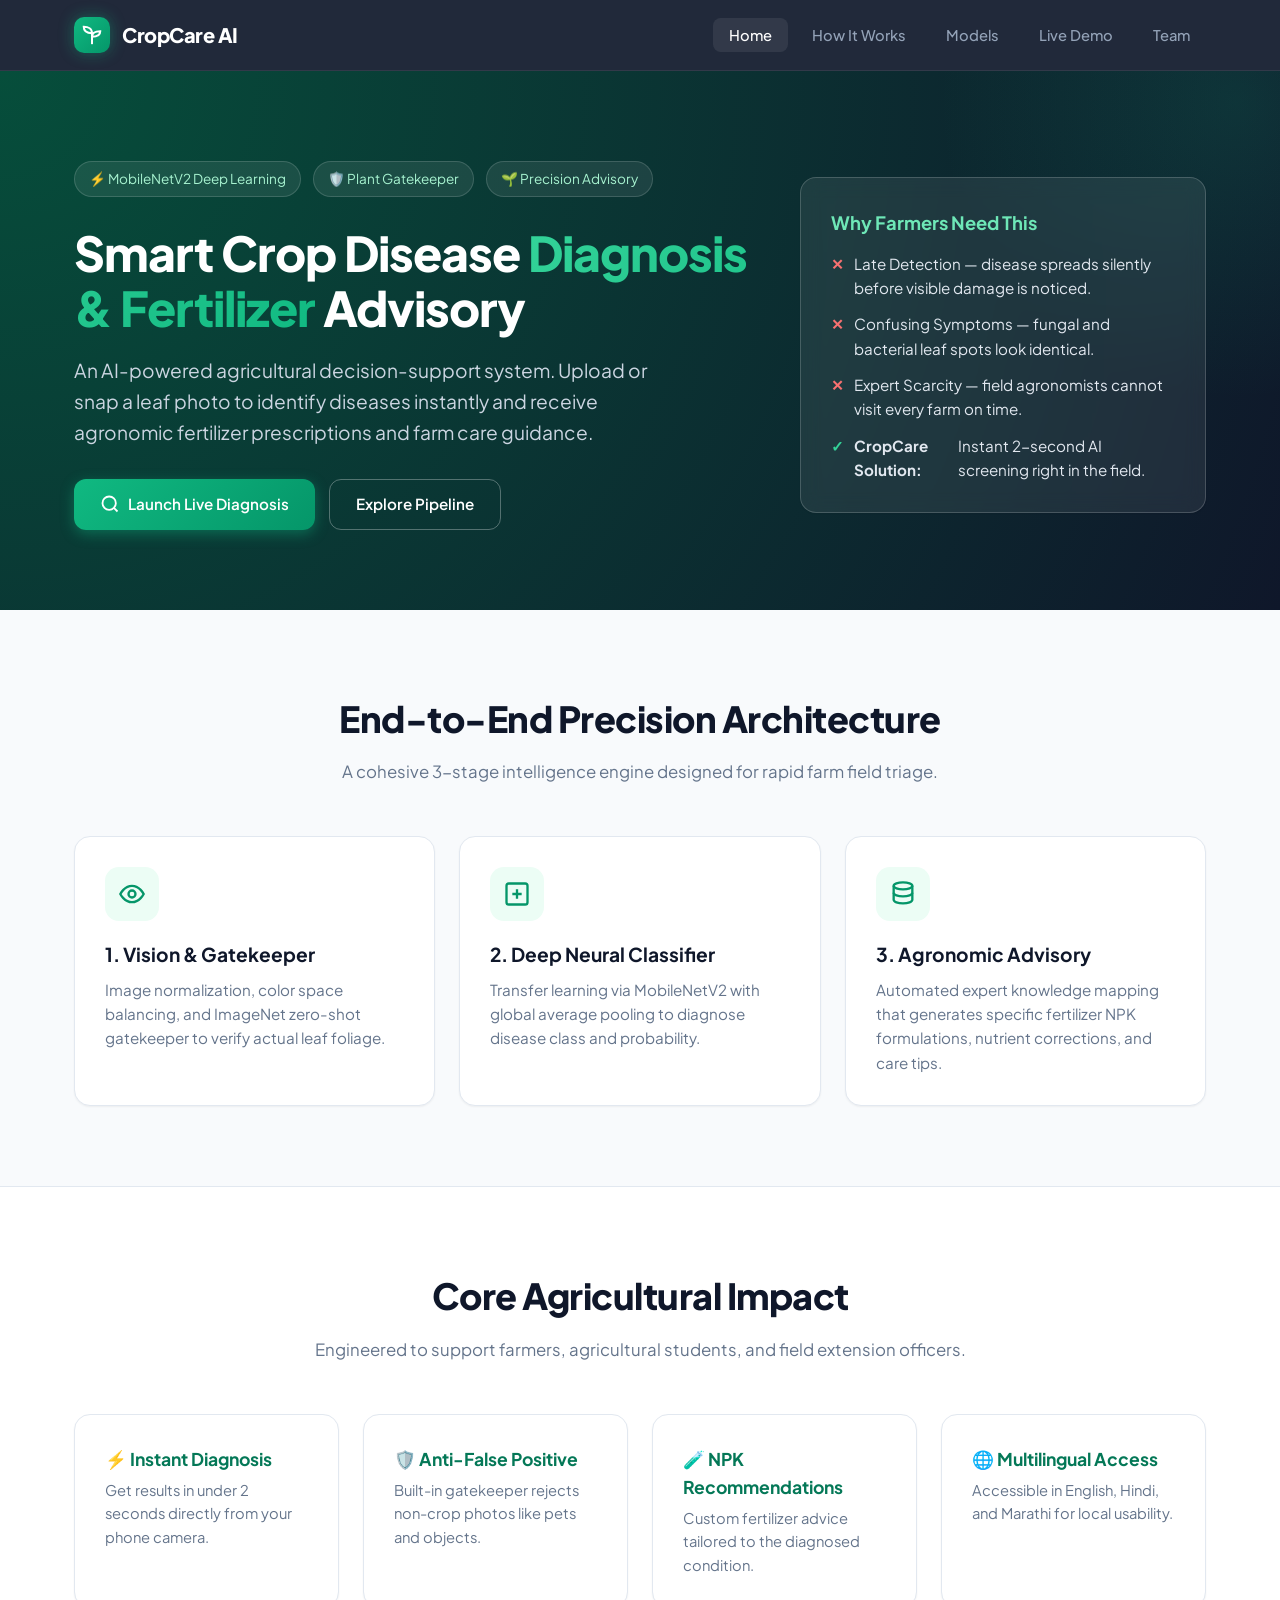
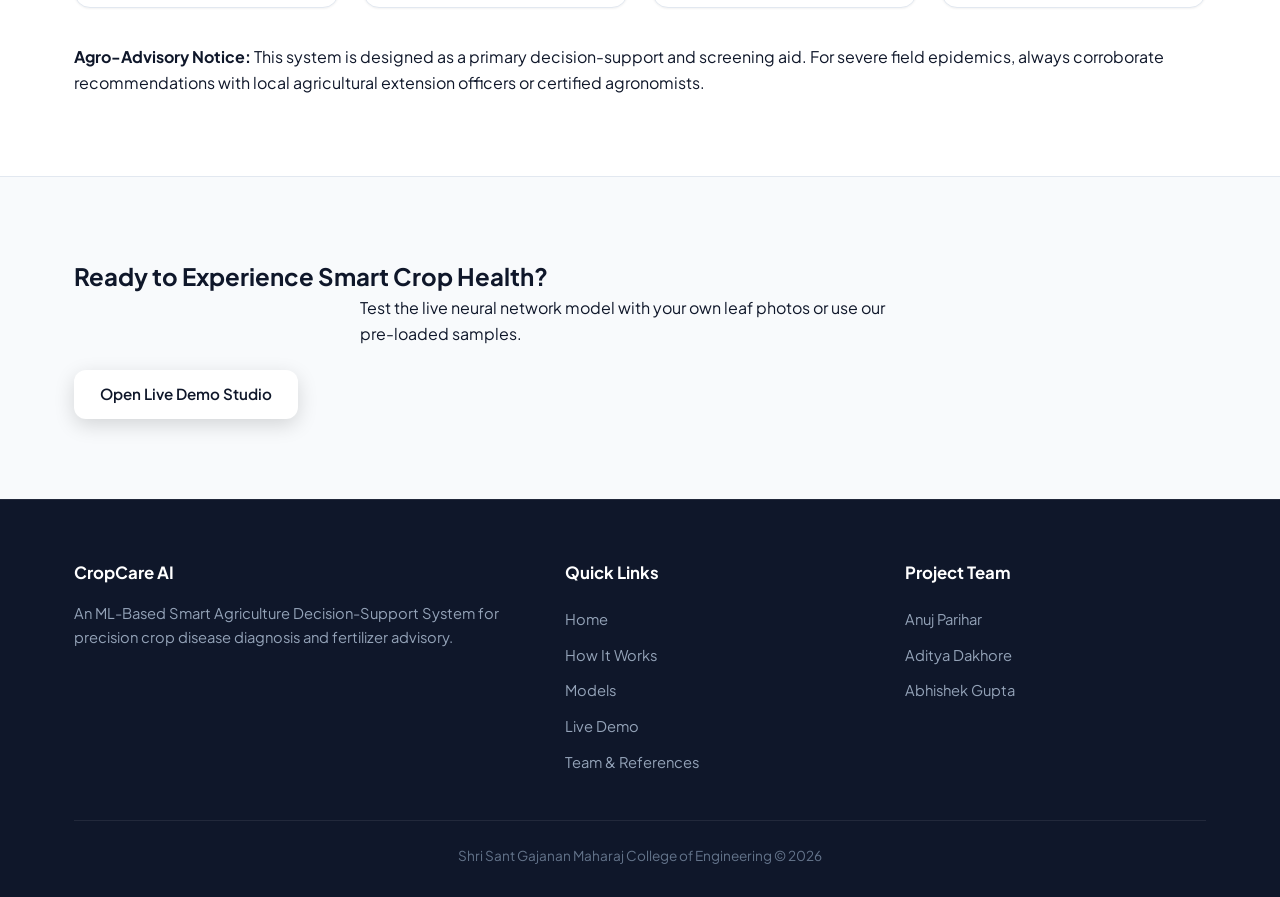
<file: cropcare_full_system/website/index.html>
<!DOCTYPE html>
<html lang="en">
<head>
<title>CropCare AI | ML-Based Crop Disease Detection & Fertilizer Advisory</title>
<meta charset="UTF-8">
<meta name="viewport" content="width=device-width, initial-scale=1.0">
<link rel="preconnect" href="https://fonts.googleapis.com">
<link rel="preconnect" href="https://fonts.gstatic.com" crossorigin>
<link href="https://fonts.googleapis.com/css2?family=Plus+Jakarta+Sans:wght@400;500;600;700;800&display=swap" rel="stylesheet">
<link rel="stylesheet" href="css/style.css">
</head>
<body>

<!-- NAVBAR -->
<nav>
  <div class="container nav-inner">
    <a class="logo" href="index.html">
      <div class="logo-icon">
        <svg viewBox="0 0 24 24" fill="none" stroke="currentColor" stroke-width="2.2"><path d="M12 22V10"/><path d="M12 10C12 5 8 3 3 3c0 5 4 7 9 7z"/><path d="M12 14c0-4 3.5-6 9-6 0 4.5-3.5 6-9 6z"/></svg>
      </div>
      CropCare AI
    </a>
    <button class="hamburger">&#9776;</button>
    <ul class="nav-links">
      <li><a href="index.html" class="active">Home</a></li>
      <li><a href="how-it-works.html">How It Works</a></li>
      <li><a href="models.html">Models</a></li>
      <li><a href="demo.html">Live Demo</a></li>
      <li><a href="team.html">Team</a></li>
    </ul>
  </div>
</nav>

<!-- HERO -->
<header class="hero">
  <div class="container hero-grid">
    <div>
      <div class="hero-badges">
        <span class="hero-badge">⚡ MobileNetV2 Deep Learning</span>
        <span class="hero-badge">🛡️ Plant Gatekeeper</span>
        <span class="hero-badge">🌱 Precision Advisory</span>
      </div>
      <h1>Smart Crop Disease <span>Diagnosis &amp; Fertilizer</span> Advisory</h1>
      <p class="lead">An AI-powered agricultural decision-support system. Upload or snap a leaf photo to identify diseases instantly and receive agronomic fertilizer prescriptions and farm care guidance.</p>
      <div style="display:flex;gap:14px;flex-wrap:wrap">
        <a href="demo.html" class="btn btn-primary">
          <svg width="20" height="20" viewBox="0 0 24 24" fill="none" stroke="currentColor" stroke-width="2.2"><circle cx="11" cy="11" r="8"/><path d="m21 21-4.3-4.3"/></svg>
          Launch Live Diagnosis
        </a>
        <a href="how-it-works.html" class="btn btn-outline">Explore Pipeline</a>
      </div>
    </div>
    
    <div class="card" style="background:rgba(255,255,255,0.08);border:1px solid rgba(255,255,255,0.18);backdrop-filter:blur(10px);color:#fff">
      <h3 style="color:#6ee7b7;font-size:1.15rem;margin-bottom:14px">Why Farmers Need This</h3>
      <ul style="list-style:none;display:flex;flex-direction:column;gap:12px;font-size:.95rem;color:#e2e8f0">
        <li style="display:flex;align-items:flex-start;gap:10px">
          <span style="color:#f87171;font-weight:700">✕</span> Late Detection — disease spreads silently before visible damage is noticed.
        </li>
        <li style="display:flex;align-items:flex-start;gap:10px">
          <span style="color:#f87171;font-weight:700">✕</span> Confusing Symptoms — fungal and bacterial leaf spots look identical.
        </li>
        <li style="display:flex;align-items:flex-start;gap:10px">
          <span style="color:#f87171;font-weight:700">✕</span> Expert Scarcity — field agronomists cannot visit every farm on time.
        </li>
        <li style="display:flex;align-items:flex-start;gap:10px">
          <span style="color:#34d399;font-weight:700">✓</span> <b>CropCare Solution:</b> Instant 2-second AI screening right in the field.
        </li>
      </ul>
    </div>
  </div>
</header>

<!-- THREE PILLARS -->
<section>
  <div class="container">
    <h2 class="section-title">End-to-End Precision Architecture</h2>
    <p class="section-sub">A cohesive 3-stage intelligence engine designed for rapid farm field triage.</p>
    
    <div class="grid-3">
      <div class="card">
        <div class="icon-circle">
          <svg viewBox="0 0 24 24" fill="none" stroke-width="2"><circle cx="12" cy="12" r="3"/><path d="M2 12s3.5-7 10-7 10 7 10 7-3.5 7-10 7-10-7-10-7z"/></svg>
        </div>
        <h3 style="color:var(--ink);font-size:1.2rem;margin-bottom:8px">1. Vision &amp; Gatekeeper</h3>
        <p style="color:var(--muted);font-size:.95rem">Image normalization, color space balancing, and ImageNet zero-shot gatekeeper to verify actual leaf foliage.</p>
      </div>

      <div class="card">
        <div class="icon-circle">
          <svg viewBox="0 0 24 24" fill="none" stroke-width="2"><rect x="3" y="3" width="18" height="18" rx="2"/><path d="M8 12h8M12 8v8"/></svg>
        </div>
        <h3 style="color:var(--ink);font-size:1.2rem;margin-bottom:8px">2. Deep Neural Classifier</h3>
        <p style="color:var(--muted);font-size:.95rem">Transfer learning via MobileNetV2 with global average pooling to diagnose disease class and probability.</p>
      </div>

      <div class="card">
        <div class="icon-circle">
          <svg viewBox="0 0 24 24" fill="none" stroke-width="2"><ellipse cx="12" cy="5" rx="8" ry="3"/><path d="M4 5v6c0 1.7 3.6 3 8 3s8-1.3 8-3V5"/><path d="M4 11v6c0 1.7 3.6 3 8 3s8-1.3 8-3v-6"/></svg>
        </div>
        <h3 style="color:var(--ink);font-size:1.2rem;margin-bottom:8px">3. Agronomic Advisory</h3>
        <p style="color:var(--muted);font-size:.95rem">Automated expert knowledge mapping that generates specific fertilizer NPK formulations, nutrient corrections, and care tips.</p>
      </div>
    </div>
  </div>
</section>

<!-- BENEFITS -->
<section style="background:#fff;border-top:1px solid var(--border);border-bottom:1px solid var(--border)">
  <div class="container">
    <h2 class="section-title">Core Agricultural Impact</h2>
    <p class="section-sub">Engineered to support farmers, agricultural students, and field extension officers.</p>
    
    <div class="grid-4">
      <div class="card">
        <h4 style="color:var(--primary-dark);font-size:1.1rem;margin-bottom:6px">⚡ Instant Diagnosis</h4>
        <p style="color:var(--muted);font-size:.92rem">Get results in under 2 seconds directly from your phone camera.</p>
      </div>
      <div class="card">
        <h4 style="color:var(--primary-dark);font-size:1.1rem;margin-bottom:6px">🛡️ Anti-False Positive</h4>
        <p style="color:var(--muted);font-size:.92rem">Built-in gatekeeper rejects non-crop photos like pets and objects.</p>
      </div>
      <div class="card">
        <h4 style="color:var(--primary-dark);font-size:1.1rem;margin-bottom:6px">🧪 NPK Recommendations</h4>
        <p style="color:var(--muted);font-size:.92rem">Custom fertilizer advice tailored to the diagnosed condition.</p>
      </div>
      <div class="card">
        <h4 style="color:var(--primary-dark);font-size:1.1rem;margin-bottom:6px">🌐 Multilingual Access</h4>
        <p style="color:var(--muted);font-size:.92rem">Accessible in English, Hindi, and Marathi for local usability.</p>
      </div>
    </div>

    <div class="disclaimer" style="margin-top:36px">
      <strong>Agro-Advisory Notice:</strong> This system is designed as a primary decision-support and screening aid. For severe field epidemics, always corroborate recommendations with local agricultural extension officers or certified agronomists.
    </div>
  </div>
</section>

<!-- CTA -->
<section>
  <div class="container">
    <div class="cta">
      <h2>Ready to Experience Smart Crop Health?</h2>
      <p style="max-width:560px;margin:0 auto 24px">Test the live neural network model with your own leaf photos or use our pre-loaded samples.</p>
      <a href="demo.html" class="btn btn-primary" style="background:#fff;color:var(--ink);box-shadow:0 6px 20px rgba(0,0,0,0.15)">
        Open Live Demo Studio
      </a>
    </div>
  </div>
</section>

<!-- FOOTER -->
<footer>
  <div class="container">
    <div class="footer-grid">
      <div>
        <h4>CropCare AI</h4>
        <p style="font-size:.92rem;line-height:1.6">An ML-Based Smart Agriculture Decision-Support System for precision crop disease diagnosis and fertilizer advisory.</p>
      </div>
      <div>
        <h4>Quick Links</h4>
        <ul>
          <li><a href="index.html">Home</a></li>
          <li><a href="how-it-works.html">How It Works</a></li>
          <li><a href="models.html">Models</a></li>
          <li><a href="demo.html">Live Demo</a></li>
          <li><a href="team.html">Team &amp; References</a></li>
        </ul>
      </div>
      <div>
        <h4>Project Team</h4>
        <ul>
          <li>Anuj Parihar</li>
          <li>Aditya Dakhore</li>
          <li>Abhishek Gupta</li>
        </ul>
      </div>
    </div>
    <div class="footer-bottom">Shri Sant Gajanan Maharaj College of Engineering &copy; <span id="year"></span></div>
  </div>
</footer>

<script src="js/knowledgebase.js"></script>
<script src="js/main.js"></script>
</body>
</html>
</file>
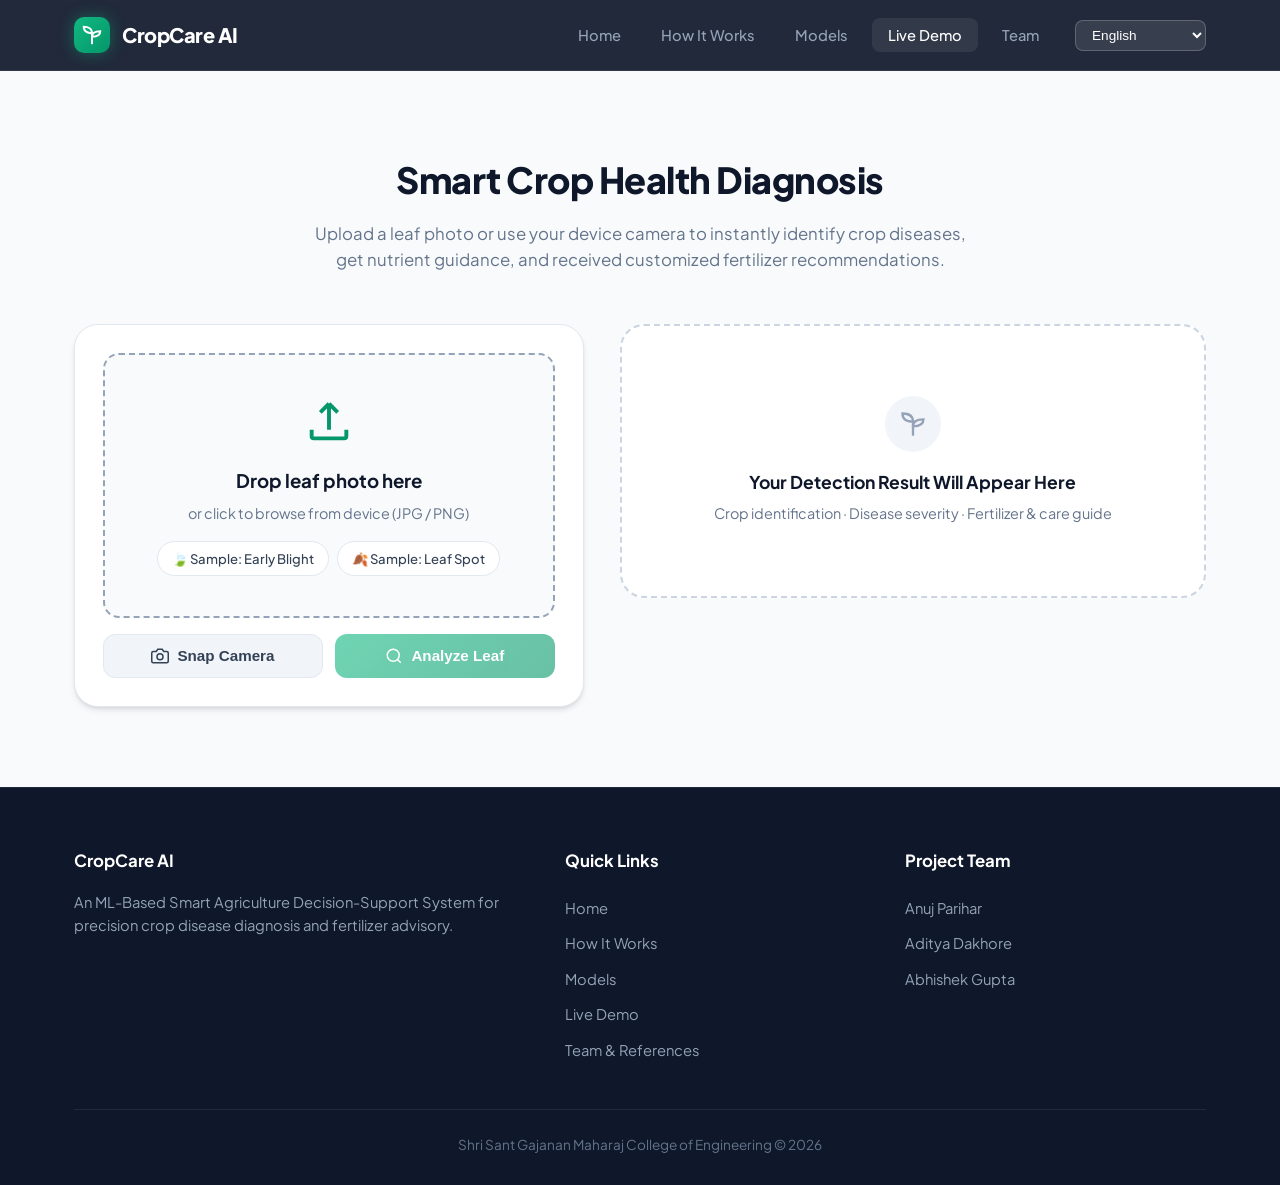
<file: cropcare_full_system/website/demo.html>
<!DOCTYPE html>
<html lang="en">
<head>
<title>Live Diagnosis & Advisory | CropCare AI</title>
<meta charset="UTF-8">
<meta name="viewport" content="width=device-width, initial-scale=1.0">
<link rel="preconnect" href="https://fonts.googleapis.com">
<link rel="preconnect" href="https://fonts.gstatic.com" crossorigin>
<link href="https://fonts.googleapis.com/css2?family=Plus+Jakarta+Sans:wght@400;500;600;700;800&display=swap" rel="stylesheet">
<link rel="stylesheet" href="css/style.css">
</head>
<body>

<nav>
  <div class="container nav-inner">
    <a class="logo" href="index.html">
      <div class="logo-icon">
        <svg viewBox="0 0 24 24" fill="none" stroke="currentColor" stroke-width="2.2"><path d="M12 22V10"/><path d="M12 10C12 5 8 3 3 3c0 5 4 7 9 7z"/><path d="M12 14c0-4 3.5-6 9-6 0 4.5-3.5 6-9 6z"/></svg>
      </div>
      CropCare AI
    </a>
    <button class="hamburger">&#9776;</button>
    <ul class="nav-links">
      <li><a href="index.html" data-i18n="nav_home">Home</a></li>
      <li><a href="how-it-works.html" data-i18n="nav_how">How It Works</a></li>
      <li><a href="models.html" data-i18n="nav_models">Models</a></li>
      <li><a href="demo.html" class="active" data-i18n="nav_demo">Live Demo</a></li>
      <li><a href="team.html" data-i18n="nav_team">Team</a></li>
      <li>
        <select class="lang-select" id="langSelect">
          <option value="en">English</option>
          <option value="hi">हिंदी (Hindi)</option>
          <option value="mr">मराठी (Marathi)</option>
        </select>
      </li>
    </ul>
  </div>
</nav>

<section>
  <div class="container">
    <h2 class="section-title" data-i18n="title_demo">Smart Crop Health Diagnosis</h2>
    <p class="section-sub" data-i18n="sub_demo">Upload a leaf photo or use your device camera to instantly identify crop diseases, get nutrient guidance, and received customized fertilizer recommendations.</p>

    <div class="demo-wrap">
      <!-- UPLOAD CARD -->
      <div class="upload-card">
        <div class="upload-zone" id="uploadZone">
          <svg viewBox="0 0 24 24" fill="none" stroke-width="1.8"><path d="M12 16V4m0 0l-4 4m4-4l4 4"/><path d="M4 16v3a1 1 0 001 1h14a1 1 0 001-1v-3"/></svg>
          <h3 style="color:var(--ink);margin-bottom:6px;font-weight:700" data-i18n="drop_title">Drop leaf photo here</h3>
          <p style="color:var(--muted);font-size:.9rem" data-i18n="drop_sub">or click to browse from device (JPG / PNG)</p>
          <div class="sample-row">
            <span class="sample-chip" data-img="assets/leaf1.svg" data-i18n="sample_1">🍃 Sample: Early Blight</span>
            <span class="sample-chip" data-img="assets/leaf2.svg" data-i18n="sample_2">🍂 Sample: Leaf Spot</span>
          </div>
        </div>
        <input type="file" id="fileInput" accept="image/*" hidden>

        <div class="preview-box" id="previewBox" style="display:none">
          <img id="previewImg" alt="Leaf preview">
        </div>

        <div class="button-row">
          <button class="btn btn-secondary" id="cameraBtn">
            <svg width="18" height="18" viewBox="0 0 24 24" fill="none" stroke="currentColor" stroke-width="2"><path d="M23 19a2 2 0 0 1-2 2H3a2 2 0 0 1-2-2V8a2 2 0 0 1 2-2h4l2-3h6l2 3h4a2 2 0 0 1 2 2z"/><circle cx="12" cy="13" r="4"/></svg>
            <span data-i18n="btn_camera">Snap Camera</span>
          </button>
          <button class="btn btn-primary" id="analyzeBtn" disabled>
            <svg width="18" height="18" viewBox="0 0 24 24" fill="none" stroke="currentColor" stroke-width="2"><circle cx="11" cy="11" r="8"/><path d="m21 21-4.3-4.3"/></svg>
            <span data-i18n="btn_analyze">Analyze Leaf</span>
          </button>
        </div>

        <div class="progress" id="progressWrap"><div class="progress-bar" id="progressBar"></div></div>
      </div>

      <!-- RESULTS CARD -->
      <div>
        <div class="result-card" id="resultCard">
          <span class="badge-sim">SIMULATED OUTPUT</span>
          <div class="res-head">
            <div>
              <div style="font-size:.9rem;color:var(--muted);font-weight:600" id="resCrop">—</div>
              <div class="res-disease" id="resDisease">—</div>
            </div>
            <div class="conf-pill" id="resConfidence">—</div>
          </div>

          <div class="res-section">
            <h4 data-i18n="sec_about">About This Condition</h4>
            <p id="resDesc">—</p>
          </div>

          <div class="res-section">
            <h4 data-i18n="sec_fertilizer">Fertilizer Prescription</h4>
            <p id="resFertilizer">—</p>
          </div>

          <div class="res-section">
            <h4 data-i18n="sec_nutrients">Nutrient & Soil Guidance</h4>
            <p id="resNutrients">—</p>
          </div>

          <div class="res-section">
            <h4 data-i18n="sec_care">Farm Care & Management Tips</h4>
            <ul id="resCare"></ul>
          </div>

          <!-- Top 3 Probability Section -->
          <div class="top3-wrap" id="top3Wrap" style="display:none">
            <h4 style="font-size:.85rem;color:var(--muted);text-transform:uppercase;margin-bottom:8px;font-weight:700" data-i18n="sec_top3">Top Probability Predictions</h4>
            <div id="top3List"></div>
          </div>

          <div class="action-bar">
            <button class="btn btn-secondary" id="printBtn" style="width:100%">
              <svg width="18" height="18" viewBox="0 0 24 24" fill="none" stroke="currentColor" stroke-width="2"><polyline points="6 9 6 2 18 2 18 9"/><path d="M6 18H4a2 2 0 0 1-2-2v-5a2 2 0 0 1 2-2h16a2 2 0 0 1 2 2v5a2 2 0 0 1-2 2h-2"/><rect width="12" height="8" x="6" y="14"/></svg>
              <span data-i18n="btn_print">Print / Download PDF Report</span>
            </button>
          </div>

          <div class="disclaimer" style="margin-top:20px;font-size:.82rem;color:#78350f;background:#fffbeb;padding:12px 16px;border-radius:10px;border-left:4px solid var(--accent)">
            <strong>Notice:</strong> This AI decision aid provides screening recommendations. Consult an agricultural extension officer or agronomist for critical field decisions.
          </div>
        </div>

        <div id="placeholder" style="text-align:center;color:var(--muted);padding:70px 20px;border:2px dashed #cbd5e1;border-radius:var(--radius-xl);background:#fff">
          <div style="width:56px;height:56px;border-radius:50%;background:#f1f5f9;display:flex;align-items:center;justify-content:center;margin:0 auto 16px">
            <svg width="28" height="28" viewBox="0 0 24 24" fill="none" stroke="#94a3b8" stroke-width="2"><path d="M12 22V10"/><path d="M12 10C12 5 8 3 3 3c0 5 4 7 9 7z"/><path d="M12 14c0-4 3.5-6 9-6 0 4.5-3.5 6-9 6z"/></svg>
          </div>
          <p style="font-size:1.1rem;font-weight:700;color:var(--ink)" data-i18n="ph_title">Your Detection Result Will Appear Here</p>
          <p style="font-size:.9rem;margin-top:6px;color:var(--muted)" data-i18n="ph_sub">Crop identification &middot; Disease severity &middot; Fertilizer &amp; care guide</p>
        </div>
      </div>
    </div>
  </div>
</section>

<!-- LIVE CAMERA MODAL -->
<div class="modal" id="cameraModal">
  <div class="modal-card">
    <h3 style="margin-bottom:14px;color:var(--ink)" data-i18n="cam_title">Position Leaf in Camera</h3>
    <video class="camera-video" id="cameraVideo" autoplay playsinline></video>
    <canvas id="cameraCanvas" style="display:none"></canvas>
    <div style="display:flex;gap:10px;margin-top:16px">
      <button class="btn btn-secondary" id="closeCameraBtn" style="flex:1" data-i18n="cam_cancel">Cancel</button>
      <button class="btn btn-primary" id="captureBtn" style="flex:1" data-i18n="cam_capture">Capture Photo</button>
    </div>
  </div>
</div>

<footer>
  <div class="container">
    <div class="footer-grid">
      <div>
        <h4>CropCare AI</h4>
        <p style="font-size:.92rem;line-height:1.6">An ML-Based Smart Agriculture Decision-Support System for precision crop disease diagnosis and fertilizer advisory.</p>
      </div>
      <div>
        <h4>Quick Links</h4>
        <ul>
          <li><a href="index.html">Home</a></li>
          <li><a href="how-it-works.html">How It Works</a></li>
          <li><a href="models.html">Models</a></li>
          <li><a href="demo.html">Live Demo</a></li>
          <li><a href="team.html">Team &amp; References</a></li>
        </ul>
      </div>
      <div>
        <h4>Project Team</h4>
        <ul>
          <li>Anuj Parihar</li>
          <li>Aditya Dakhore</li>
          <li>Abhishek Gupta</li>
        </ul>
      </div>
    </div>
    <div class="footer-bottom">Shri Sant Gajanan Maharaj College of Engineering &copy; <span id="year"></span></div>
  </div>
</footer>

<script src="js/knowledgebase.js"></script>
<script src="js/main.js"></script>
<script src="js/demo.js"></script>
</body>
</html>
</file>
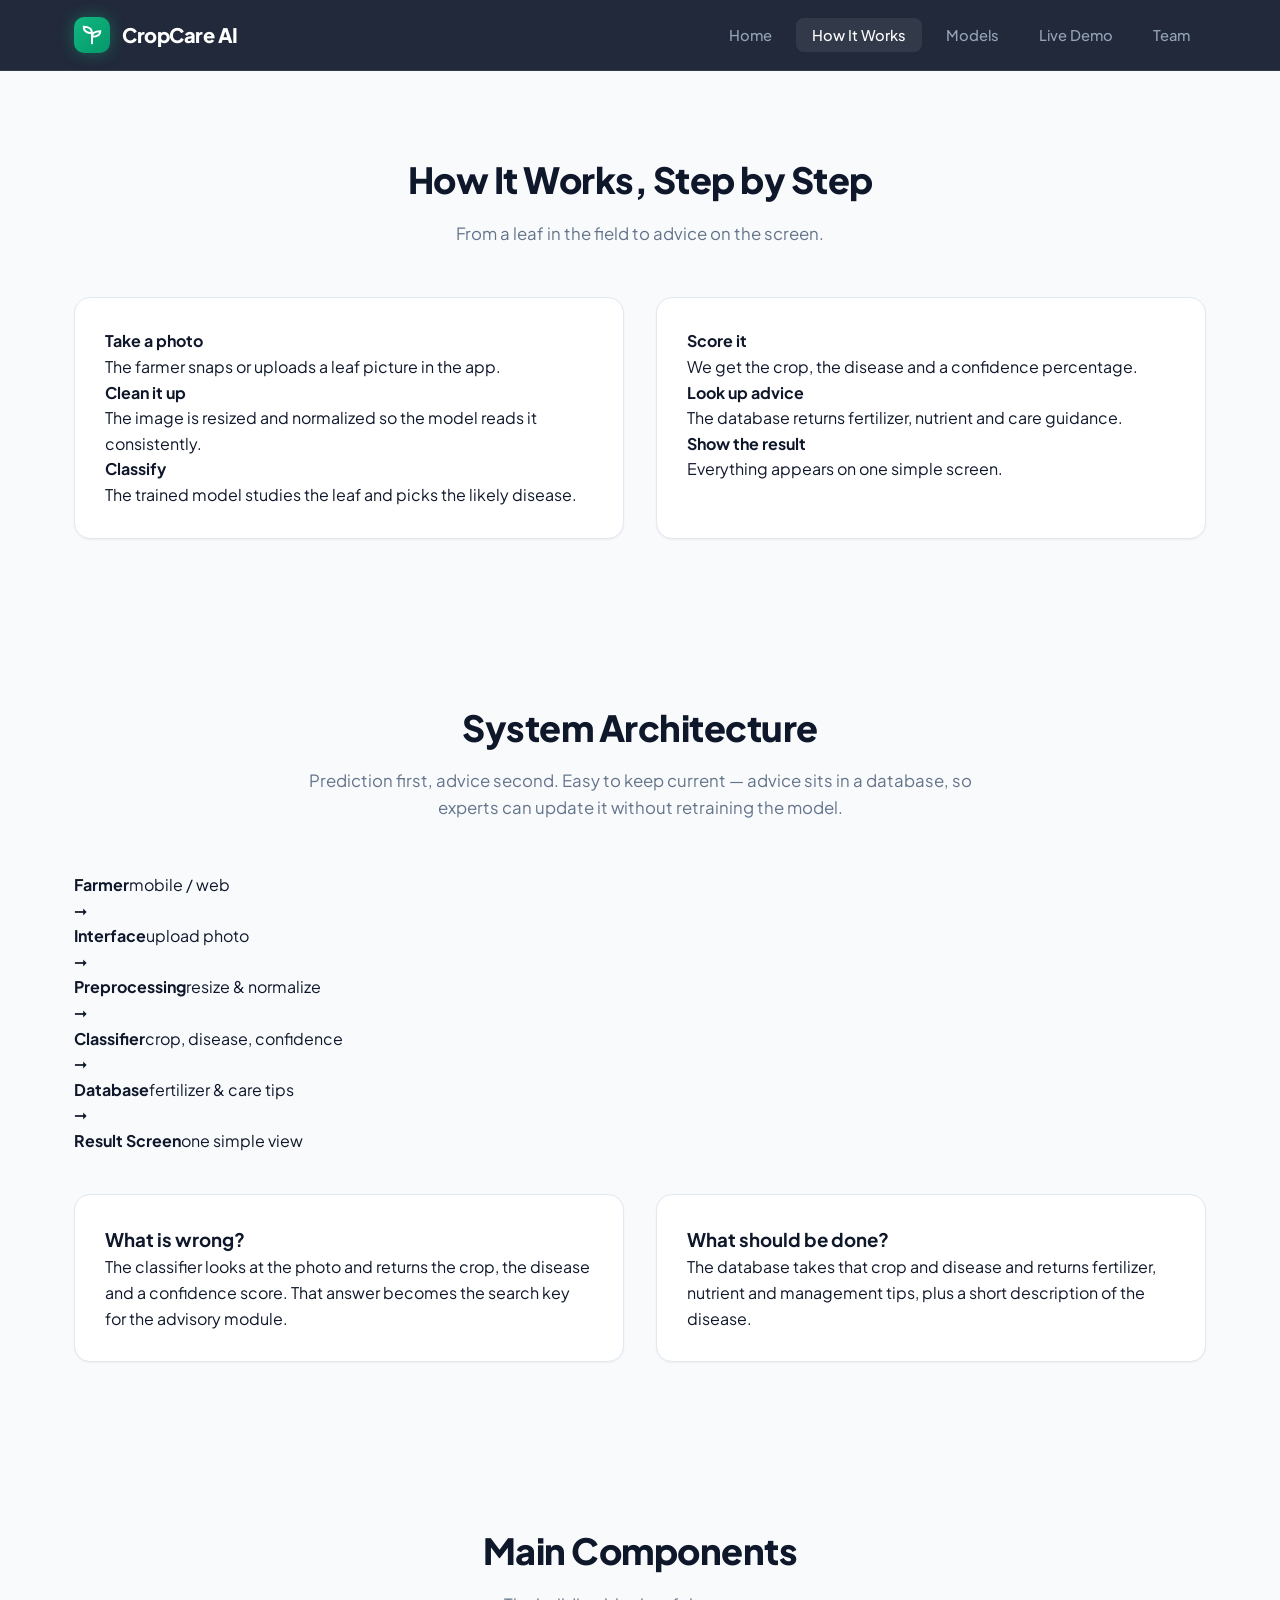
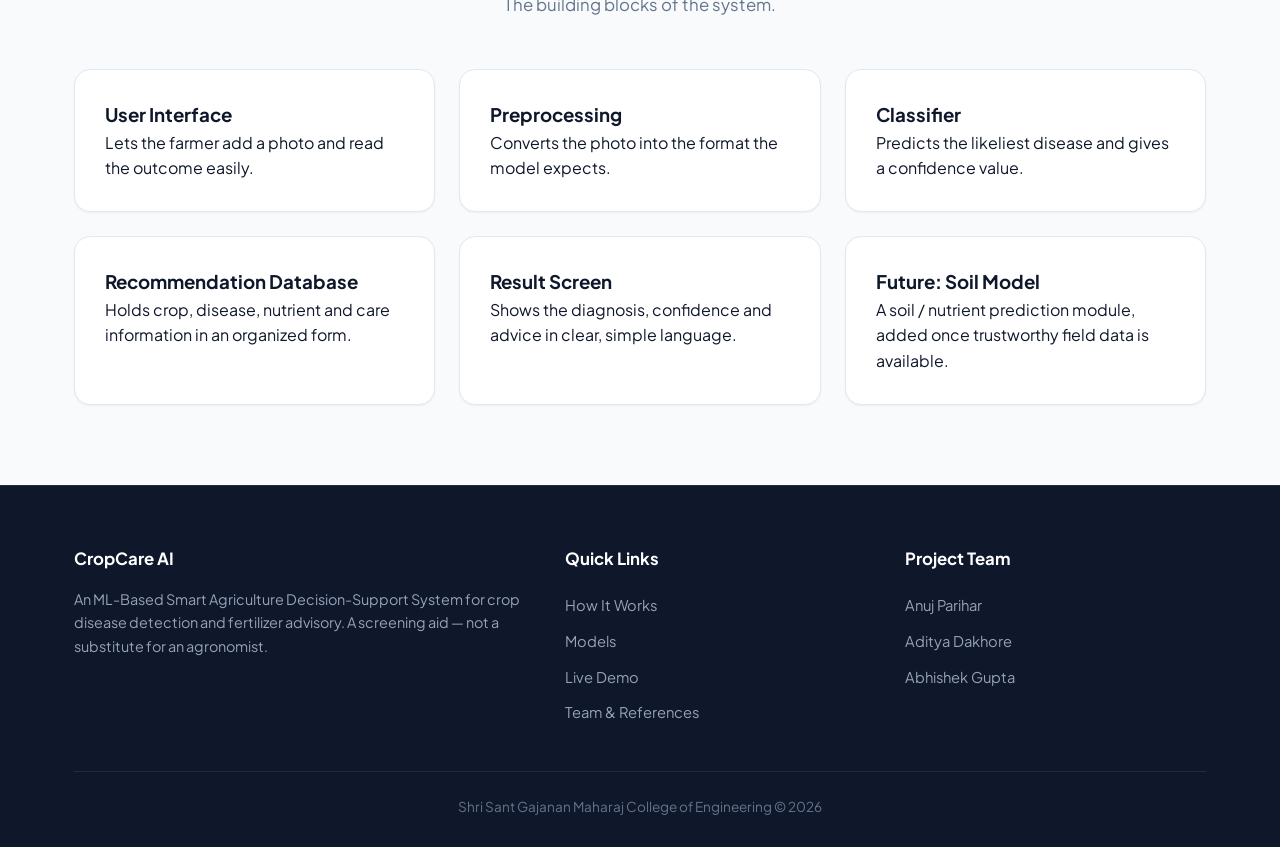
<file: cropcare_full_system/website/how-it-works.html>
<!DOCTYPE html>
<html lang="en">
<head>
<title>How It Works | CropCare AI</title>
<meta charset="UTF-8">
<meta name="viewport" content="width=device-width, initial-scale=1.0">
<link rel="preconnect" href="https://fonts.googleapis.com">
<link rel="preconnect" href="https://fonts.gstatic.com" crossorigin>
<link href="https://fonts.googleapis.com/css2?family=Plus+Jakarta+Sans:wght@400;500;600;700;800&display=swap" rel="stylesheet">
<link rel="stylesheet" href="css/style.css">
</head>
<body>
<nav>
  <div class="container nav-inner">
    <a class="logo" href="index.html">
      <div class="logo-icon">
        <svg viewBox="0 0 24 24" fill="none" stroke="currentColor" stroke-width="2.2"><path d="M12 22V10"/><path d="M12 10C12 5 8 3 3 3c0 5 4 7 9 7z"/><path d="M12 14c0-4 3.5-6 9-6 0 4.5-3.5 6-9 6z"/></svg>
      </div>
      CropCare AI
    </a>
    <button class="hamburger">&#9776;</button>
    <ul class="nav-links">
      <li><a href="index.html">Home</a></li>
      <li><a href="how-it-works.html" class="active">How It Works</a></li>
      <li><a href="models.html">Models</a></li>
      <li><a href="demo.html">Live Demo</a></li>
      <li><a href="team.html">Team</a></li>
    </ul>
  </div>
</nav>

<section>
  <div class="container">
    <h2 class="section-title">How It Works, Step by Step</h2>
    <p class="section-sub">From a leaf in the field to advice on the screen.</p>
    <div class="grid-2">
      <div class="card steps">
        <div class="step"><div class="step-num"></div><div><h4>Take a photo</h4><p>The farmer snaps or uploads a leaf picture in the app.</p></div></div>
        <div class="step"><div class="step-num"></div><div><h4>Clean it up</h4><p>The image is resized and normalized so the model reads it consistently.</p></div></div>
        <div class="step"><div class="step-num"></div><div><h4>Classify</h4><p>The trained model studies the leaf and picks the likely disease.</p></div></div>
      </div>
      <div class="card steps">
        <div class="step"><div class="step-num"></div><div><h4>Score it</h4><p>We get the crop, the disease and a confidence percentage.</p></div></div>
        <div class="step"><div class="step-num"></div><div><h4>Look up advice</h4><p>The database returns fertilizer, nutrient and care guidance.</p></div></div>
        <div class="step"><div class="step-num"></div><div><h4>Show the result</h4><p>Everything appears on one simple screen.</p></div></div>
      </div>
    </div>
  </div>
</section>

<section class="bg-white">
  <div class="container">
    <h2 class="section-title">System Architecture</h2>
    <p class="section-sub">Prediction first, advice second. Easy to keep current — advice sits in a database, so experts can update it without retraining the model.</p>
    <div class="flow">
      <div class="flow-box"><b>Farmer</b><span>mobile / web</span></div>
      <div class="flow-arrow">&#10142;</div>
      <div class="flow-box"><b>Interface</b><span>upload photo</span></div>
      <div class="flow-arrow">&#10142;</div>
      <div class="flow-box"><b>Preprocessing</b><span>resize &amp; normalize</span></div>
      <div class="flow-arrow">&#10142;</div>
      <div class="flow-box"><b>Classifier</b><span>crop, disease, confidence</span></div>
      <div class="flow-arrow">&#10142;</div>
      <div class="flow-box"><b>Database</b><span>fertilizer &amp; care tips</span></div>
      <div class="flow-arrow">&#10142;</div>
      <div class="flow-box"><b>Result Screen</b><span>one simple view</span></div>
    </div>
    <div class="grid-2" style="margin-top:40px">
      <div class="card"><h3>What is wrong?</h3><p>The classifier looks at the photo and returns the crop, the disease and a confidence score. That answer becomes the search key for the advisory module.</p></div>
      <div class="card"><h3>What should be done?</h3><p>The database takes that crop and disease and returns fertilizer, nutrient and management tips, plus a short description of the disease.</p></div>
    </div>
  </div>
</section>

<section>
  <div class="container">
    <h2 class="section-title">Main Components</h2>
    <p class="section-sub">The building blocks of the system.</p>
    <div class="grid-3">
      <div class="card"><h3>User Interface</h3><p>Lets the farmer add a photo and read the outcome easily.</p></div>
      <div class="card"><h3>Preprocessing</h3><p>Converts the photo into the format the model expects.</p></div>
      <div class="card"><h3>Classifier</h3><p>Predicts the likeliest disease and gives a confidence value.</p></div>
      <div class="card"><h3>Recommendation Database</h3><p>Holds crop, disease, nutrient and care information in an organized form.</p></div>
      <div class="card"><h3>Result Screen</h3><p>Shows the diagnosis, confidence and advice in clear, simple language.</p></div>
      <div class="card"><h3>Future: Soil Model</h3><p>A soil / nutrient prediction module, added once trustworthy field data is available.</p></div>
    </div>
  </div>
</section>

<footer>
  <div class="container">
    <div class="footer-grid">
      <div>
        <h4>CropCare AI</h4>
        <p style="font-size:.9rem">An ML-Based Smart Agriculture Decision-Support System for crop disease detection and fertilizer advisory. A screening aid — not a substitute for an agronomist.</p>
      </div>
      <div>
        <h4>Quick Links</h4>
        <ul>
          <li><a href="how-it-works.html">How It Works</a></li>
          <li><a href="models.html">Models</a></li>
          <li><a href="demo.html">Live Demo</a></li>
          <li><a href="team.html">Team &amp; References</a></li>
        </ul>
      </div>
      <div>
        <h4>Project Team</h4>
        <ul>
          <li>Anuj Parihar</li>
          <li>Aditya Dakhore</li>
          <li>Abhishek Gupta</li>
        </ul>
      </div>
    </div>
    <div class="footer-bottom">Shri Sant Gajanan Maharaj College of Engineering &copy; <span id="year"></span></div>
  </div>
</footer>
<script src="js/knowledgebase.js"></script>
<script src="js/main.js"></script>
</body>
</html>
</file>
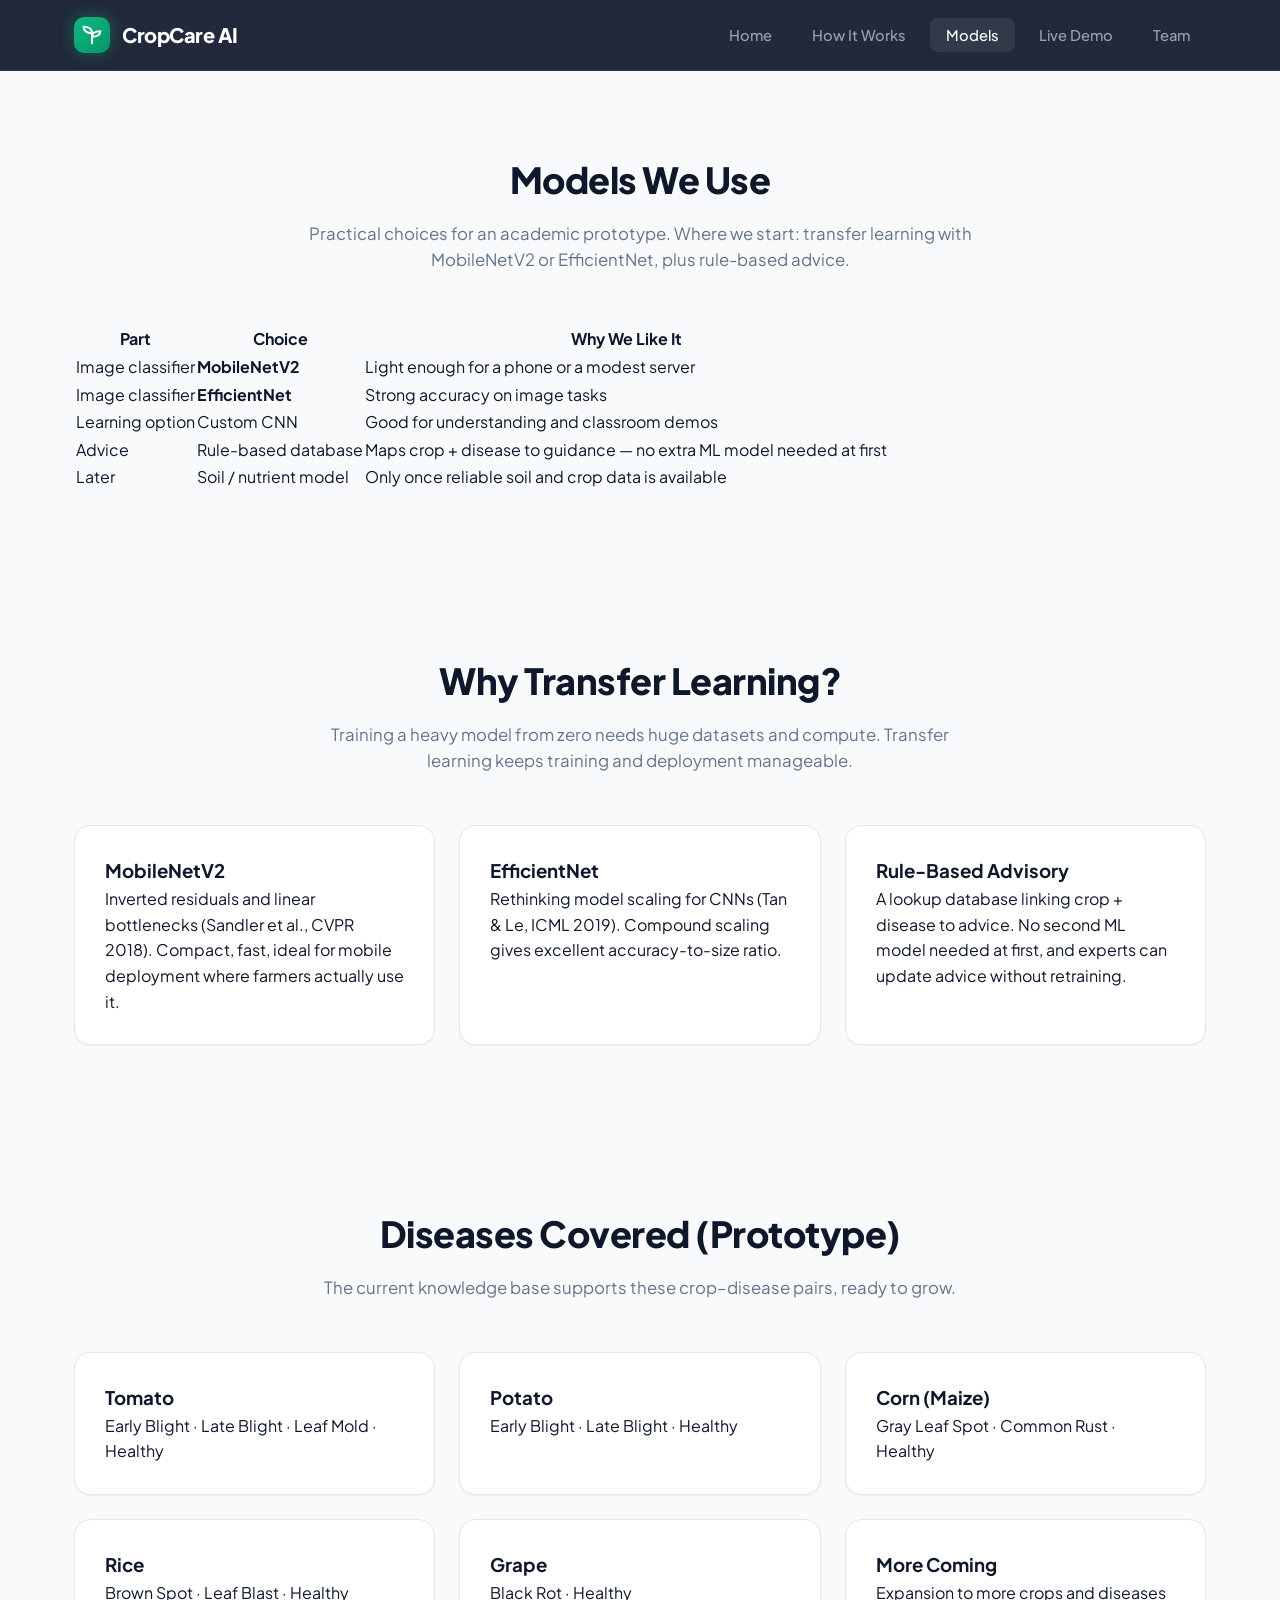
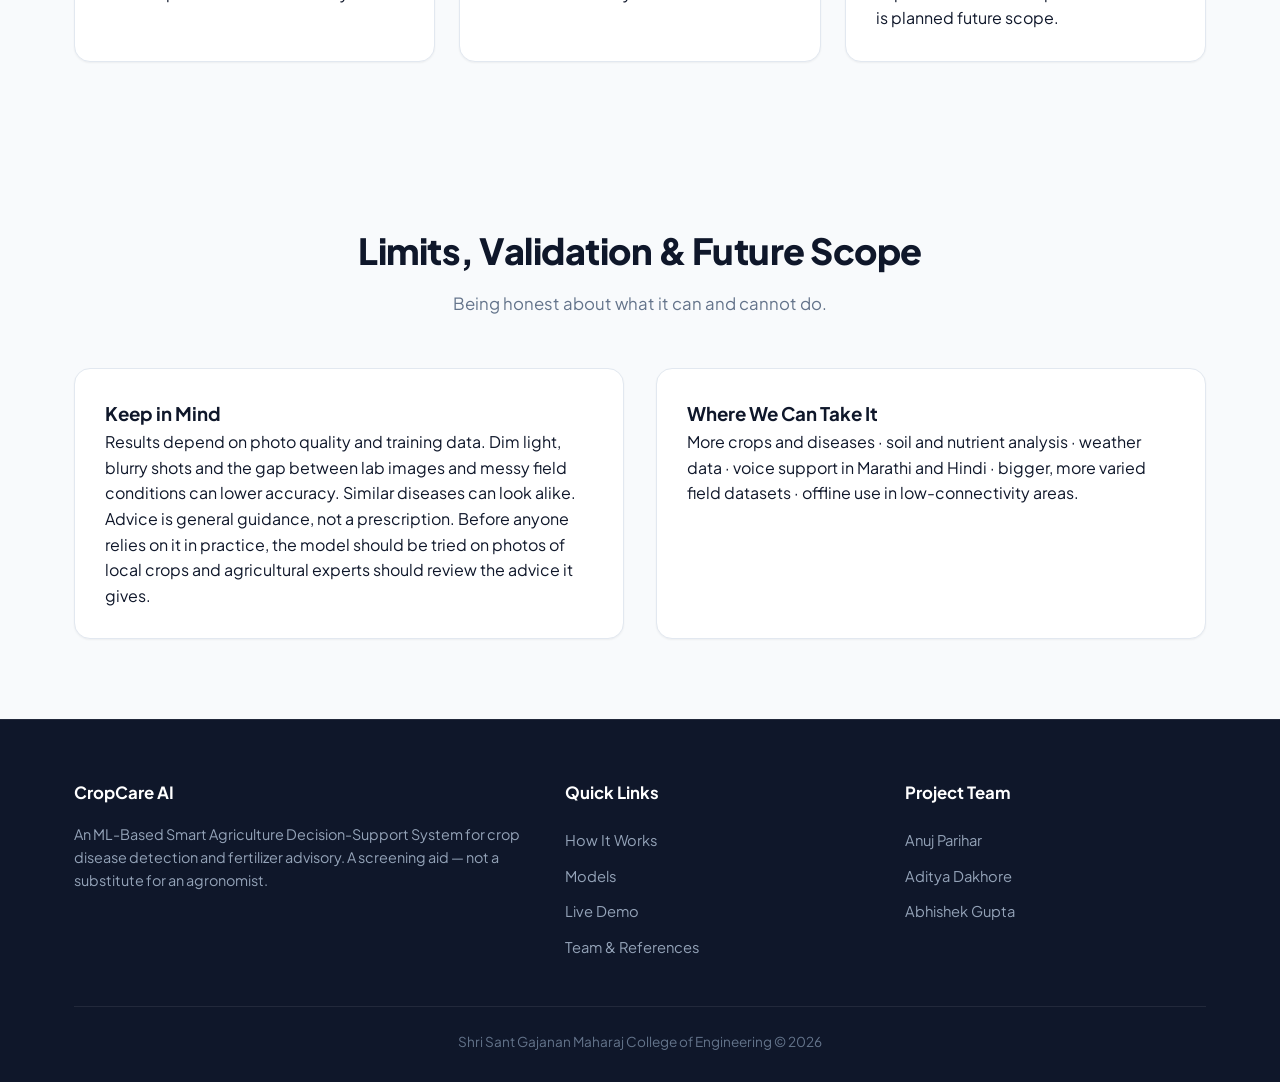
<file: cropcare_full_system/website/models.html>
<!DOCTYPE html>
<html lang="en">
<head>
<title>Models & Technology | CropCare AI</title>
<meta charset="UTF-8">
<meta name="viewport" content="width=device-width, initial-scale=1.0">
<link rel="preconnect" href="https://fonts.googleapis.com">
<link rel="preconnect" href="https://fonts.gstatic.com" crossorigin>
<link href="https://fonts.googleapis.com/css2?family=Plus+Jakarta+Sans:wght@400;500;600;700;800&display=swap" rel="stylesheet">
<link rel="stylesheet" href="css/style.css">
</head>
<body>
<nav>
  <div class="container nav-inner">
    <a class="logo" href="index.html">
      <div class="logo-icon">
        <svg viewBox="0 0 24 24" fill="none" stroke="currentColor" stroke-width="2.2"><path d="M12 22V10"/><path d="M12 10C12 5 8 3 3 3c0 5 4 7 9 7z"/><path d="M12 14c0-4 3.5-6 9-6 0 4.5-3.5 6-9 6z"/></svg>
      </div>
      CropCare AI
    </a>
    <button class="hamburger">&#9776;</button>
    <ul class="nav-links">
      <li><a href="index.html">Home</a></li>
      <li><a href="how-it-works.html">How It Works</a></li>
      <li><a href="models.html" class="active">Models</a></li>
      <li><a href="demo.html">Live Demo</a></li>
      <li><a href="team.html">Team</a></li>
    </ul>
  </div>
</nav>

<section>
  <div class="container">
    <h2 class="section-title">Models We Use</h2>
    <p class="section-sub">Practical choices for an academic prototype. Where we start: transfer learning with MobileNetV2 or EfficientNet, plus rule-based advice.</p>
    <table>
      <tr><th>Part</th><th>Choice</th><th>Why We Like It</th></tr>
      <tr><td>Image classifier</td><td><strong>MobileNetV2</strong></td><td>Light enough for a phone or a modest server</td></tr>
      <tr><td>Image classifier</td><td><strong>EfficientNet</strong></td><td>Strong accuracy on image tasks</td></tr>
      <tr><td>Learning option</td><td>Custom CNN</td><td>Good for understanding and classroom demos</td></tr>
      <tr><td>Advice</td><td>Rule-based database</td><td>Maps crop + disease to guidance — no extra ML model needed at first</td></tr>
      <tr><td>Later</td><td>Soil / nutrient model</td><td>Only once reliable soil and crop data is available</td></tr>
    </table>
  </div>
</section>

<section class="bg-white">
  <div class="container">
    <h2 class="section-title">Why Transfer Learning?</h2>
    <p class="section-sub">Training a heavy model from zero needs huge datasets and compute. Transfer learning keeps training and deployment manageable.</p>
    <div class="grid-3">
      <div class="card"><h3>MobileNetV2</h3><p>Inverted residuals and linear bottlenecks (Sandler et al., CVPR 2018). Compact, fast, ideal for mobile deployment where farmers actually use it.</p></div>
      <div class="card"><h3>EfficientNet</h3><p>Rethinking model scaling for CNNs (Tan &amp; Le, ICML 2019). Compound scaling gives excellent accuracy-to-size ratio.</p></div>
      <div class="card"><h3>Rule-Based Advisory</h3><p>A lookup database linking crop + disease to advice. No second ML model needed at first, and experts can update advice without retraining.</p></div>
    </div>
  </div>
</section>

<section>
  <div class="container">
    <h2 class="section-title">Diseases Covered (Prototype)</h2>
    <p class="section-sub">The current knowledge base supports these crop–disease pairs, ready to grow.</p>
    <div class="grid-3">
      <div class="card"><h3>Tomato</h3><p>Early Blight &middot; Late Blight &middot; Leaf Mold &middot; Healthy</p></div>
      <div class="card"><h3>Potato</h3><p>Early Blight &middot; Late Blight &middot; Healthy</p></div>
      <div class="card"><h3>Corn (Maize)</h3><p>Gray Leaf Spot &middot; Common Rust &middot; Healthy</p></div>
      <div class="card"><h3>Rice</h3><p>Brown Spot &middot; Leaf Blast &middot; Healthy</p></div>
      <div class="card"><h3>Grape</h3><p>Black Rot &middot; Healthy</p></div>
      <div class="card"><h3>More Coming</h3><p>Expansion to more crops and diseases is planned future scope.</p></div>
    </div>
  </div>
</section>

<section class="bg-white">
  <div class="container">
    <h2 class="section-title">Limits, Validation &amp; Future Scope</h2>
    <p class="section-sub">Being honest about what it can and cannot do.</p>
    <div class="grid-2">
      <div class="card">
        <h3>Keep in Mind</h3>
        <p>Results depend on photo quality and training data. Dim light, blurry shots and the gap between lab images and messy field conditions can lower accuracy. Similar diseases can look alike. Advice is general guidance, not a prescription. Before anyone relies on it in practice, the model should be tried on photos of local crops and agricultural experts should review the advice it gives.</p>
      </div>
      <div class="card">
        <h3>Where We Can Take It</h3>
        <p>More crops and diseases &middot; soil and nutrient analysis &middot; weather data &middot; voice support in Marathi and Hindi &middot; bigger, more varied field datasets &middot; offline use in low-connectivity areas.</p>
      </div>
    </div>
  </div>
</section>

<footer>
  <div class="container">
    <div class="footer-grid">
      <div>
        <h4>CropCare AI</h4>
        <p style="font-size:.9rem">An ML-Based Smart Agriculture Decision-Support System for crop disease detection and fertilizer advisory. A screening aid — not a substitute for an agronomist.</p>
      </div>
      <div>
        <h4>Quick Links</h4>
        <ul>
          <li><a href="how-it-works.html">How It Works</a></li>
          <li><a href="models.html">Models</a></li>
          <li><a href="demo.html">Live Demo</a></li>
          <li><a href="team.html">Team &amp; References</a></li>
        </ul>
      </div>
      <div>
        <h4>Project Team</h4>
        <ul>
          <li>Anuj Parihar</li>
          <li>Aditya Dakhore</li>
          <li>Abhishek Gupta</li>
        </ul>
      </div>
    </div>
    <div class="footer-bottom">Shri Sant Gajanan Maharaj College of Engineering &copy; <span id="year"></span></div>
  </div>
</footer>
<script src="js/knowledgebase.js"></script>
<script src="js/main.js"></script>
</body>
</html>
</file>
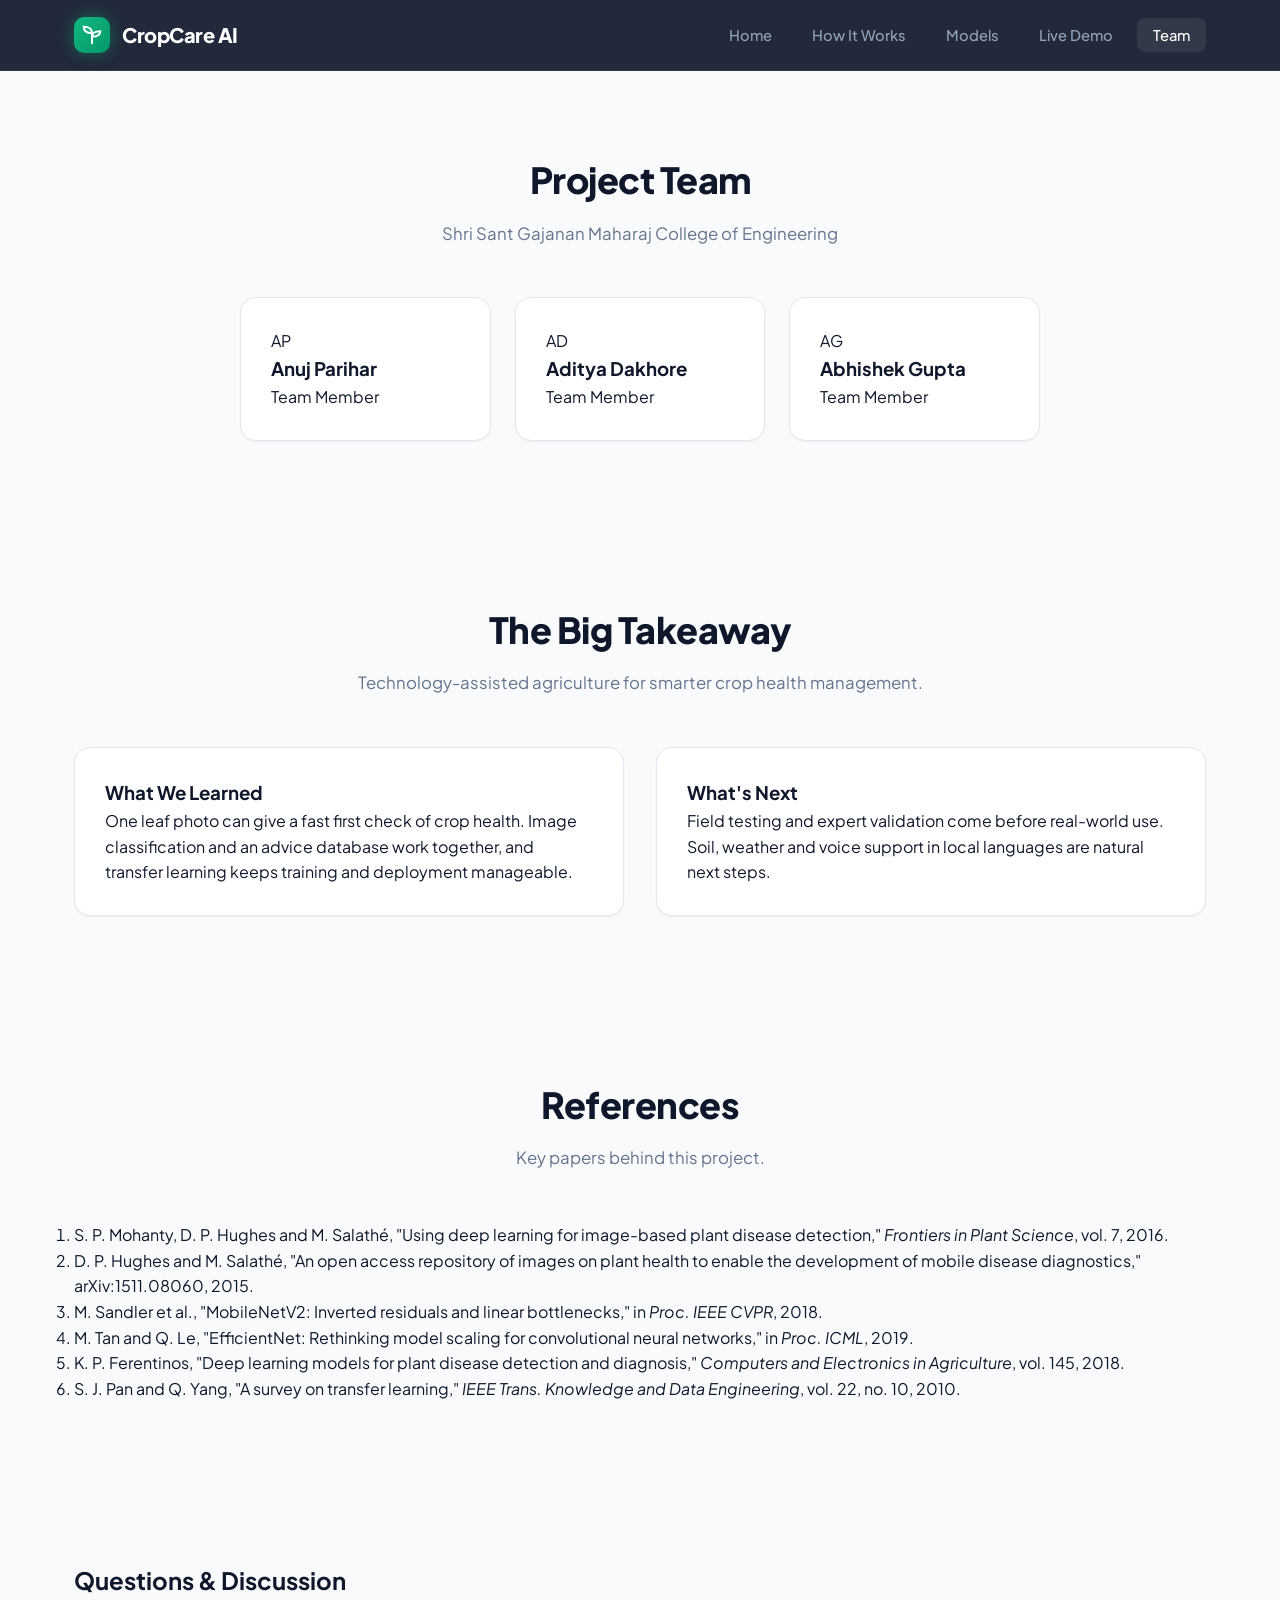
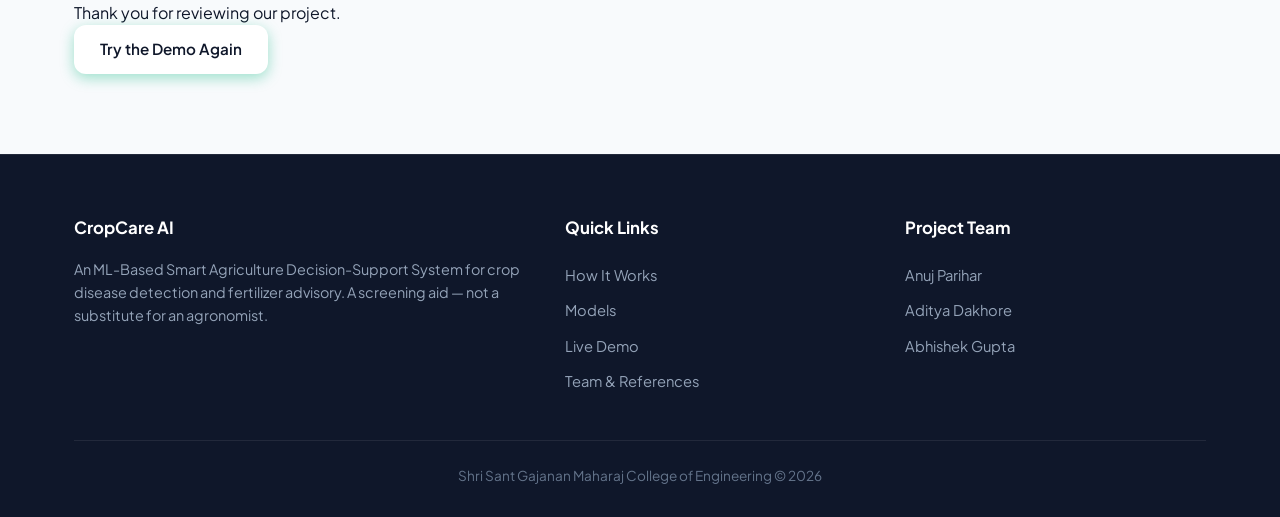
<file: cropcare_full_system/website/team.html>
<!DOCTYPE html>
<html lang="en">
<head>
<title>Team & References | CropCare AI</title>
<meta charset="UTF-8">
<meta name="viewport" content="width=device-width, initial-scale=1.0">
<link rel="preconnect" href="https://fonts.googleapis.com">
<link rel="preconnect" href="https://fonts.gstatic.com" crossorigin>
<link href="https://fonts.googleapis.com/css2?family=Plus+Jakarta+Sans:wght@400;500;600;700;800&display=swap" rel="stylesheet">
<link rel="stylesheet" href="css/style.css">
</head>
<body>
<nav>
  <div class="container nav-inner">
    <a class="logo" href="index.html">
      <div class="logo-icon">
        <svg viewBox="0 0 24 24" fill="none" stroke="currentColor" stroke-width="2.2"><path d="M12 22V10"/><path d="M12 10C12 5 8 3 3 3c0 5 4 7 9 7z"/><path d="M12 14c0-4 3.5-6 9-6 0 4.5-3.5 6-9 6z"/></svg>
      </div>
      CropCare AI
    </a>
    <button class="hamburger">&#9776;</button>
    <ul class="nav-links">
      <li><a href="index.html">Home</a></li>
      <li><a href="how-it-works.html">How It Works</a></li>
      <li><a href="models.html">Models</a></li>
      <li><a href="demo.html">Live Demo</a></li>
      <li><a href="team.html" class="active">Team</a></li>
    </ul>
  </div>
</nav>

<section>
  <div class="container">
    <h2 class="section-title">Project Team</h2>
    <p class="section-sub">Shri Sant Gajanan Maharaj College of Engineering</p>
    <div class="grid-3" style="max-width:800px;margin:0 auto">
      <div class="card team-card"><div class="team-avatar">AP</div><h3>Anuj Parihar</h3><p>Team Member</p></div>
      <div class="card team-card"><div class="team-avatar">AD</div><h3>Aditya Dakhore</h3><p>Team Member</p></div>
      <div class="card team-card"><div class="team-avatar">AG</div><h3>Abhishek Gupta</h3><p>Team Member</p></div>
    </div>
  </div>
</section>

<section class="bg-white">
  <div class="container">
    <h2 class="section-title">The Big Takeaway</h2>
    <p class="section-sub">Technology-assisted agriculture for smarter crop health management.</p>
    <div class="grid-2">
      <div class="card"><h3>What We Learned</h3><p>One leaf photo can give a fast first check of crop health. Image classification and an advice database work together, and transfer learning keeps training and deployment manageable.</p></div>
      <div class="card"><h3>What's Next</h3><p>Field testing and expert validation come before real-world use. Soil, weather and voice support in local languages are natural next steps.</p></div>
    </div>
  </div>
</section>

<section>
  <div class="container">
    <h2 class="section-title">References</h2>
    <p class="section-sub">Key papers behind this project.</p>
    <ol class="ref-list">
      <li>S. P. Mohanty, D. P. Hughes and M. Salathé, "Using deep learning for image-based plant disease detection," <em>Frontiers in Plant Science</em>, vol. 7, 2016.</li>
      <li>D. P. Hughes and M. Salathé, "An open access repository of images on plant health to enable the development of mobile disease diagnostics," arXiv:1511.08060, 2015.</li>
      <li>M. Sandler et al., "MobileNetV2: Inverted residuals and linear bottlenecks," in <em>Proc. IEEE CVPR</em>, 2018.</li>
      <li>M. Tan and Q. Le, "EfficientNet: Rethinking model scaling for convolutional neural networks," in <em>Proc. ICML</em>, 2019.</li>
      <li>K. P. Ferentinos, "Deep learning models for plant disease detection and diagnosis," <em>Computers and Electronics in Agriculture</em>, vol. 145, 2018.</li>
      <li>S. J. Pan and Q. Yang, "A survey on transfer learning," <em>IEEE Trans. Knowledge and Data Engineering</em>, vol. 22, no. 10, 2010.</li>
    </ol>
  </div>
</section>

<section>
  <div class="container">
    <div class="cta">
      <h2>Questions &amp; Discussion</h2>
      <p>Thank you for reviewing our project.</p>
      <a href="demo.html" class="btn btn-primary" style="background:#fff;color:var(--green-800)">Try the Demo Again</a>
    </div>
  </div>
</section>

<footer>
  <div class="container">
    <div class="footer-grid">
      <div>
        <h4>CropCare AI</h4>
        <p style="font-size:.9rem">An ML-Based Smart Agriculture Decision-Support System for crop disease detection and fertilizer advisory. A screening aid — not a substitute for an agronomist.</p>
      </div>
      <div>
        <h4>Quick Links</h4>
        <ul>
          <li><a href="how-it-works.html">How It Works</a></li>
          <li><a href="models.html">Models</a></li>
          <li><a href="demo.html">Live Demo</a></li>
          <li><a href="team.html">Team &amp; References</a></li>
        </ul>
      </div>
      <div>
        <h4>Project Team</h4>
        <ul>
          <li>Anuj Parihar</li>
          <li>Aditya Dakhore</li>
          <li>Abhishek Gupta</li>
        </ul>
      </div>
    </div>
    <div class="footer-bottom">Shri Sant Gajanan Maharaj College of Engineering &copy; <span id="year"></span></div>
  </div>
</footer>
<script src="js/knowledgebase.js"></script>
<script src="js/main.js"></script>
</body>
</html>
</file>
<file: cropcare_full_system/website/css/style.css>
:root {
  --primary: #059669;
  --primary-dark: #047857;
  --primary-light: #10b981;
  --primary-subtle: #ecfdf5;
  --accent: #f59e0b;
  --accent-dark: #d97706;
  --danger: #ef4444;
  --danger-subtle: #fee2e2;
  --ink: #0f172a;
  --ink-light: #334155;
  --muted: #64748b;
  --border: #e2e8f0;
  --card: #ffffff;
  --bg: #f8fafc;
  --shadow-sm: 0 1px 2px 0 rgb(0 0 0 / 0.05);
  --shadow-md: 0 4px 6px -1px rgb(0 0 0 / 0.1), 0 2px 4px -2px rgb(0 0 0 / 0.1);
  --shadow-lg: 0 10px 15px -3px rgb(0 0 0 / 0.1), 0 4px 6px -4px rgb(0 0 0 / 0.1);
  --shadow-xl: 0 20px 25px -5px rgb(0 0 0 / 0.1), 0 8px 10px -6px rgb(0 0 0 / 0.1);
  --radius-lg: 16px;
  --radius-xl: 24px;
}

* { margin: 0; padding: 0; box-sizing: border-box; }

body {
  font-family: 'Plus Jakarta Sans', 'Inter', -apple-system, BlinkMacSystemFont, 'Segoe UI', Roboto, sans-serif;
  background: var(--bg);
  color: var(--ink);
  line-height: 1.6;
  -webkit-font-smoothing: antialiased;
}

a { text-decoration: none; color: inherit; }

.container {
  max-width: 1180px;
  margin: 0 auto;
  padding: 0 24px;
}

/* NAVBAR */
nav {
  background: rgba(15, 23, 42, 0.92);
  backdrop-filter: blur(12px);
  position: sticky;
  top: 0;
  z-index: 100;
  border-bottom: 1px solid rgba(255, 255, 255, 0.08);
}
.nav-inner {
  display: flex;
  align-items: center;
  justify-content: space-between;
  height: 70px;
}
.logo {
  display: flex;
  align-items: center;
  gap: 12px;
  color: #fff;
  font-weight: 800;
  font-size: 1.25rem;
  letter-spacing: -0.5px;
}
.logo-icon {
  width: 36px;
  height: 36px;
  background: linear-gradient(135deg, #10b981, #059669);
  border-radius: 10px;
  display: flex;
  align-items: center;
  justify-content: center;
  box-shadow: 0 0 15px rgba(16, 185, 129, 0.4);
}
.logo-icon svg { width: 22px; height: 22px; stroke: #fff; }
.nav-links { display: flex; gap: 8px; list-style: none; align-items: center; }
.nav-links a {
  color: #94a3b8;
  padding: 8px 16px;
  border-radius: 8px;
  font-size: 0.92rem;
  font-weight: 500;
  transition: all 0.2s;
}
.nav-links a:hover, .nav-links a.active {
  color: #fff;
  background: rgba(255, 255, 255, 0.08);
}
.lang-select {
  background: rgba(255, 255, 255, 0.1);
  color: #fff;
  border: 1px solid rgba(255, 255, 255, 0.2);
  padding: 6px 12px;
  border-radius: 8px;
  font-size: 0.85rem;
  cursor: pointer;
  outline: none;
  margin-left: 12px;
}
.lang-select option { background: #0f172a; color: #fff; }
.hamburger { display: none; background: none; border: none; color: #fff; font-size: 1.6rem; cursor: pointer; }

/* HERO */
.hero {
  background: radial-gradient(circle at top left, #064e3b 0%, #0f172a 100%);
  color: #fff;
  padding: 90px 0 80px;
  position: relative;
  overflow: hidden;
}
.hero::after {
  content: "";
  position: absolute;
  top: -50%;
  right: -20%;
  width: 600px;
  height: 600px;
  background: radial-gradient(circle, rgba(16, 185, 129, 0.15) 0%, transparent 70%);
  border-radius: 50%;
  pointer-events: none;
}
.hero-grid {
  display: grid;
  grid-template-columns: 1.25fr 0.75fr;
  gap: 48px;
  align-items: center;
  position: relative;
  z-index: 2;
}
.hero h1 {
  font-size: 3rem;
  line-height: 1.15;
  font-weight: 800;
  letter-spacing: -1px;
  margin-bottom: 20px;
}
.hero h1 span {
  background: linear-gradient(135deg, #34d399, #10b981);
  -webkit-background-clip: text;
  -webkit-text-fill-color: transparent;
}
.hero p.lead {
  font-size: 1.2rem;
  color: #cbd5e1;
  margin-bottom: 32px;
  max-width: 580px;
}
.hero-badges {
  display: flex;
  gap: 12px;
  margin-bottom: 28px;
  flex-wrap: wrap;
}
.hero-badge {
  background: rgba(255, 255, 255, 0.08);
  border: 1px solid rgba(255, 255, 255, 0.15);
  padding: 6px 14px;
  border-radius: 20px;
  font-size: 0.85rem;
  color: #a7f3d0;
  display: flex;
  align-items: center;
  gap: 6px;
}

/* BUTTONS */
.btn {
  display: inline-flex;
  align-items: center;
  justify-content: center;
  gap: 8px;
  padding: 12px 26px;
  border-radius: 12px;
  font-weight: 600;
  transition: all 0.25s cubic-bezier(0.16, 1, 0.3, 1);
  cursor: pointer;
  border: none;
  font-size: 0.95rem;
}
.btn-primary {
  background: linear-gradient(135deg, #10b981, #059669);
  color: #fff;
  box-shadow: 0 4px 14px rgba(16, 185, 129, 0.4);
}
.btn-primary:hover {
  background: linear-gradient(135deg, #059669, #047857);
  transform: translateY(-2px);
  box-shadow: 0 6px 20px rgba(16, 185, 129, 0.5);
}
.btn-secondary {
  background: #f1f5f9;
  color: var(--ink-light);
  border: 1px solid var(--border);
}
.btn-secondary:hover {
  background: #e2e8f0;
  color: var(--ink);
}
.btn-outline {
  background: transparent;
  border: 1.5px solid rgba(255, 255, 255, 0.3);
  color: #fff;
}
.btn-outline:hover {
  background: rgba(255, 255, 255, 0.1);
  border-color: #fff;
}
.btn:disabled {
  opacity: 0.6;
  cursor: not-allowed;
  transform: none !important;
  box-shadow: none !important;
}

/* CARDS & SECTIONS */
section { padding: 80px 0; }
.section-title {
  text-align: center;
  font-size: 2.25rem;
  font-weight: 800;
  color: var(--ink);
  letter-spacing: -0.5px;
  margin-bottom: 12px;
}
.section-sub {
  text-align: center;
  color: var(--muted);
  font-size: 1.05rem;
  max-width: 680px;
  margin: 0 auto 50px;
}
.grid-4 { display: grid; grid-template-columns: repeat(4, 1fr); gap: 24px; }
.grid-3 { display: grid; grid-template-columns: repeat(3, 1fr); gap: 24px; }
.grid-2 { display: grid; grid-template-columns: repeat(2, 1fr); gap: 32px; }

.card {
  background: var(--card);
  border-radius: var(--radius-lg);
  padding: 30px;
  box-shadow: var(--shadow-sm);
  border: 1px solid var(--border);
  transition: all 0.3s cubic-bezier(0.16, 1, 0.3, 1);
  position: relative;
  overflow: hidden;
}
.card:hover {
  transform: translateY(-4px);
  box-shadow: var(--shadow-xl);
  border-color: #cbd5e1;
}
.icon-circle {
  width: 54px;
  height: 54px;
  border-radius: 14px;
  background: var(--primary-subtle);
  display: flex;
  align-items: center;
  justify-content: center;
  margin-bottom: 18px;
}
.icon-circle svg { width: 28px; height: 28px; stroke: var(--primary); }

/* DEMO WORKSPACE */
.demo-wrap {
  display: grid;
  grid-template-columns: 1fr 1.15fr;
  gap: 36px;
  align-items: start;
}
.upload-card {
  background: #fff;
  border-radius: var(--radius-xl);
  padding: 28px;
  border: 1px solid var(--border);
  box-shadow: var(--shadow-md);
}
.upload-zone {
  border: 2px dashed #94a3b8;
  border-radius: var(--radius-lg);
  padding: 40px 20px;
  text-align: center;
  background: #f8fafc;
  cursor: pointer;
  transition: all 0.2s;
}
.upload-zone:hover, .upload-zone.dragover {
  background: var(--primary-subtle);
  border-color: var(--primary);
}
.upload-zone svg {
  width: 52px;
  height: 52px;
  stroke: var(--primary);
  margin-bottom: 12px;
}
.button-row {
  display: grid;
  grid-template-columns: 1fr 1fr;
  gap: 12px;
  margin-top: 16px;
}
.sample-row {
  display: flex;
  gap: 8px;
  justify-content: center;
  margin-top: 16px;
  flex-wrap: wrap;
}
.sample-chip {
  border: 1px solid var(--border);
  background: #fff;
  border-radius: 20px;
  padding: 6px 14px;
  font-size: 0.82rem;
  cursor: pointer;
  color: var(--ink-light);
  font-weight: 500;
  transition: all 0.2s;
}
.sample-chip:hover {
  background: var(--primary-subtle);
  border-color: var(--primary);
  color: var(--primary-dark);
}
.preview-box {
  margin-top: 18px;
  text-align: center;
  position: relative;
}
.preview-box img {
  max-width: 100%;
  max-height: 250px;
  border-radius: var(--radius-lg);
  box-shadow: var(--shadow-md);
  object-fit: cover;
}

/* PROGRESS */
.progress {
  height: 8px;
  background: #e2e8f0;
  border-radius: 99px;
  overflow: hidden;
  margin: 18px 0;
  display: none;
}
.progress-bar {
  height: 100%;
  width: 0;
  background: linear-gradient(90deg, #10b981, #059669);
  transition: width 0.3s;
}

/* RESULTS CARD */
.result-card {
  background: #fff;
  border-radius: var(--radius-xl);
  padding: 32px;
  box-shadow: var(--shadow-lg);
  border: 1px solid var(--border);
  display: none;
  animation: fadeIn 0.4s ease-out;
}
.result-card.show { display: block; }
@keyframes fadeIn { from { opacity: 0; transform: translateY(8px); } to { opacity: 1; transform: translateY(0); } }

.res-head {
  display: flex;
  justify-content: space-between;
  align-items: center;
  flex-wrap: wrap;
  gap: 12px;
  border-bottom: 1px solid var(--border);
  padding-bottom: 18px;
  margin-bottom: 20px;
}
.res-disease {
  font-size: 1.45rem;
  color: var(--ink);
  font-weight: 800;
  letter-spacing: -0.3px;
}
.conf-pill {
  background: var(--primary-subtle);
  color: var(--primary-dark);
  padding: 6px 18px;
  border-radius: 99px;
  font-weight: 700;
  font-size: 1rem;
  border: 1px solid rgba(16, 185, 129, 0.2);
}
.badge-sim {
  display: inline-flex;
  align-items: center;
  gap: 6px;
  font-size: 0.78rem;
  padding: 4px 12px;
  border-radius: 99px;
  font-weight: 700;
  margin-bottom: 12px;
  text-transform: uppercase;
  letter-spacing: 0.5px;
}
.res-section {
  margin-bottom: 18px;
  background: #f8fafc;
  padding: 16px 20px;
  border-radius: 12px;
  border-left: 4px solid var(--primary);
}
.res-section h4 {
  color: var(--primary-dark);
  font-size: 0.88rem;
  margin-bottom: 6px;
  text-transform: uppercase;
  letter-spacing: 0.6px;
  font-weight: 700;
}
.res-section p, .res-section li {
  font-size: 0.94rem;
  color: var(--ink-light);
  line-height: 1.55;
}
.res-section ul { padding-left: 20px; }

/* TOP 3 PROBABILITY BREAKDOWN */
.top3-wrap { margin-top: 16px; margin-bottom: 18px; }
.top3-row { margin-bottom: 8px; }
.top3-labels { display: flex; justify-content: space-between; font-size: 0.85rem; margin-bottom: 4px; font-weight: 600; color: var(--ink-light); }
.top3-bar-bg { height: 6px; background: #e2e8f0; border-radius: 99px; overflow: hidden; }
.top3-bar-fill { height: 100%; background: var(--primary); border-radius: 99px; }

/* PRINT & ACTION BAR */
.action-bar {
  display: flex;
  gap: 10px;
  margin-top: 24px;
}

/* CAMERA MODAL */
.modal {
  display: none;
  position: fixed;
  top: 0; left: 0; right: 0; bottom: 0;
  background: rgba(15, 23, 42, 0.8);
  backdrop-filter: blur(8px);
  z-index: 200;
  align-items: center;
  justify-content: center;
  padding: 20px;
}
.modal.show { display: flex; }
.modal-card {
  background: #fff;
  border-radius: var(--radius-xl);
  padding: 24px;
  max-width: 500px;
  width: 100%;
  text-align: center;
}
.camera-video {
  width: 100%;
  border-radius: var(--radius-lg);
  background: #000;
  max-height: 340px;
  object-fit: cover;
}

/* FOOTER */
footer {
  background: #0f172a;
  color: #94a3b8;
  padding: 60px 0 30px;
  border-top: 1px solid rgba(255, 255, 255, 0.08);
}
.footer-grid {
  display: grid;
  grid-template-columns: 1.5fr 1fr 1fr;
  gap: 40px;
  margin-bottom: 40px;
}
footer h4 { color: #fff; margin-bottom: 16px; font-weight: 700; font-size: 1.05rem; }
footer a { color: #94a3b8; font-size: 0.92rem; transition: color 0.2s; }
footer a:hover { color: #fff; }
footer ul { list-style: none; }
footer li { padding: 6px 0; font-size: 0.92rem; }
.footer-bottom {
  border-top: 1px solid rgba(255, 255, 255, 0.08);
  padding-top: 24px;
  text-align: center;
  font-size: 0.85rem;
  color: #64748b;
}

/* RESPONSIVE */
@media(max-width: 900px) {
  .hero-grid, .demo-wrap, .grid-2 { grid-template-columns: 1fr; }
  .grid-4 { grid-template-columns: repeat(2, 1fr); }
  .grid-3 { grid-template-columns: repeat(2, 1fr); }
  .footer-grid { grid-template-columns: 1fr; }
  .hero h1 { font-size: 2.25rem; }
}
@media(max-width: 600px) {
  .grid-4, .grid-3 { grid-template-columns: 1fr; }
  .hamburger { display: block; }
  .nav-links {
    display: none;
    position: absolute;
    top: 70px; left: 0; right: 0;
    background: #0f172a;
    flex-direction: column;
    padding: 16px;
    gap: 8px;
    border-bottom: 1px solid rgba(255, 255, 255, 0.1);
  }
  .nav-links.open { display: flex; }
  .button-row { grid-template-columns: 1fr; }
}

@media print {
  nav, footer, .upload-card, .btn, .sample-row, .disclaimer { display: none !important; }
  .demo-wrap { display: block; }
  .result-card { box-shadow: none; border: 1px solid #ccc; }
}
</file>
